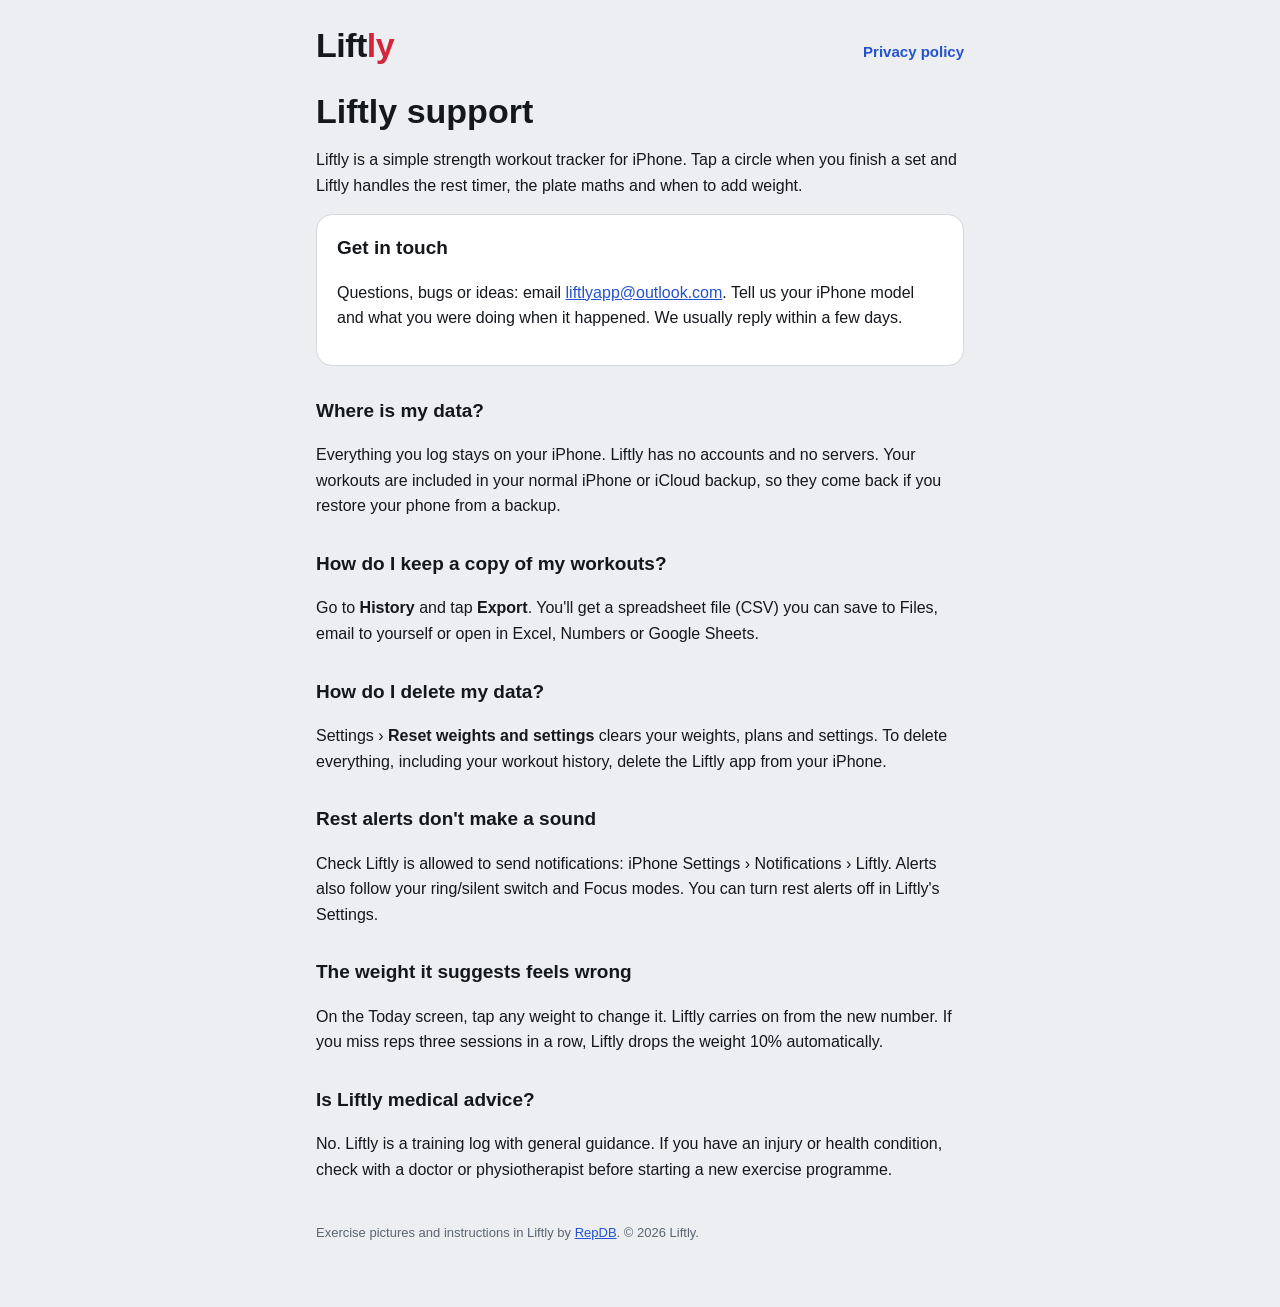
<file: index.html>
<!doctype html>
<html lang="en-GB">
<head>
<meta charset="utf-8"><meta name="viewport" content="width=device-width,initial-scale=1">
<title>Liftly Support</title>
<meta name="description" content="Help and contact for Liftly, the simple workout tracker for iPhone.">
<link rel="stylesheet" href="style.css">
</head>
<body><main>
<nav><a class="brand" href="./">Lift<b>ly</b></a><a href="privacy.html">Privacy policy</a></nav>
<h1>Liftly support</h1>
<p>Liftly is a simple strength workout tracker for iPhone. Tap a circle when you finish a set and Liftly handles the rest timer, the plate maths and when to add weight.</p>

<div class="card">
<h2>Get in touch</h2>
<p>Questions, bugs or ideas: email <a href="mailto:liftlyapp@outlook.com?subject=Liftly">liftlyapp@outlook.com</a>. Tell us your iPhone model and what you were doing when it happened. We usually reply within a few days.</p>
</div>

<h2>Where is my data?</h2>
<p>Everything you log stays on your iPhone. Liftly has no accounts and no servers. Your workouts are included in your normal iPhone or iCloud backup, so they come back if you restore your phone from a backup.</p>

<h2>How do I keep a copy of my workouts?</h2>
<p>Go to <b>History</b> and tap <b>Export</b>. You'll get a spreadsheet file (CSV) you can save to Files, email to yourself or open in Excel, Numbers or Google Sheets.</p>

<h2>How do I delete my data?</h2>
<p>Settings &rsaquo; <b>Reset weights and settings</b> clears your weights, plans and settings. To delete everything, including your workout history, delete the Liftly app from your iPhone.</p>

<h2>Rest alerts don't make a sound</h2>
<p>Check Liftly is allowed to send notifications: iPhone Settings &rsaquo; Notifications &rsaquo; Liftly. Alerts also follow your ring/silent switch and Focus modes. You can turn rest alerts off in Liftly's Settings.</p>

<h2>The weight it suggests feels wrong</h2>
<p>On the Today screen, tap any weight to change it. Liftly carries on from the new number. If you miss reps three sessions in a row, Liftly drops the weight 10% automatically.</p>

<h2>Is Liftly medical advice?</h2>
<p>No. Liftly is a training log with general guidance. If you have an injury or health condition, check with a doctor or physiotherapist before starting a new exercise programme.</p>

<footer>Exercise pictures and instructions in Liftly by <a href="https://repdb.co">RepDB</a>. &copy; 2026 Liftly.</footer>
</main></body>
</html>
</file>
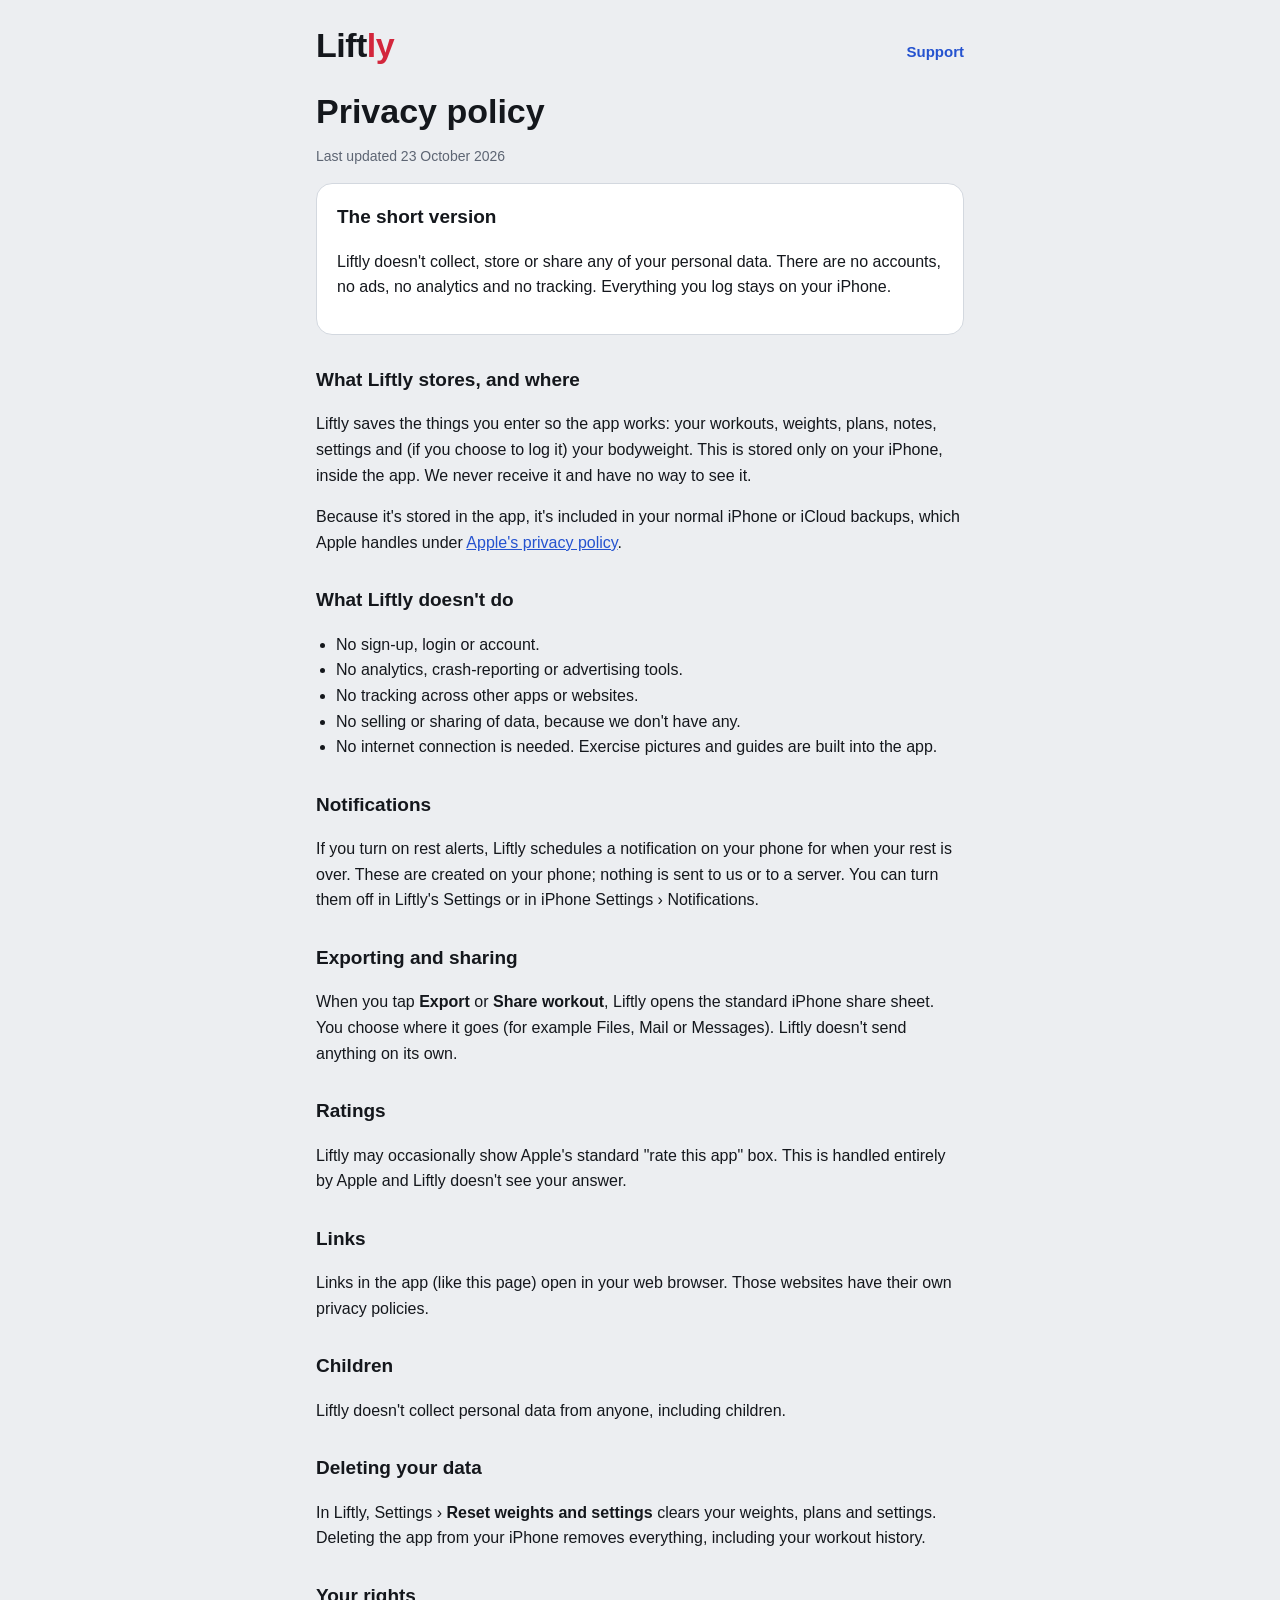
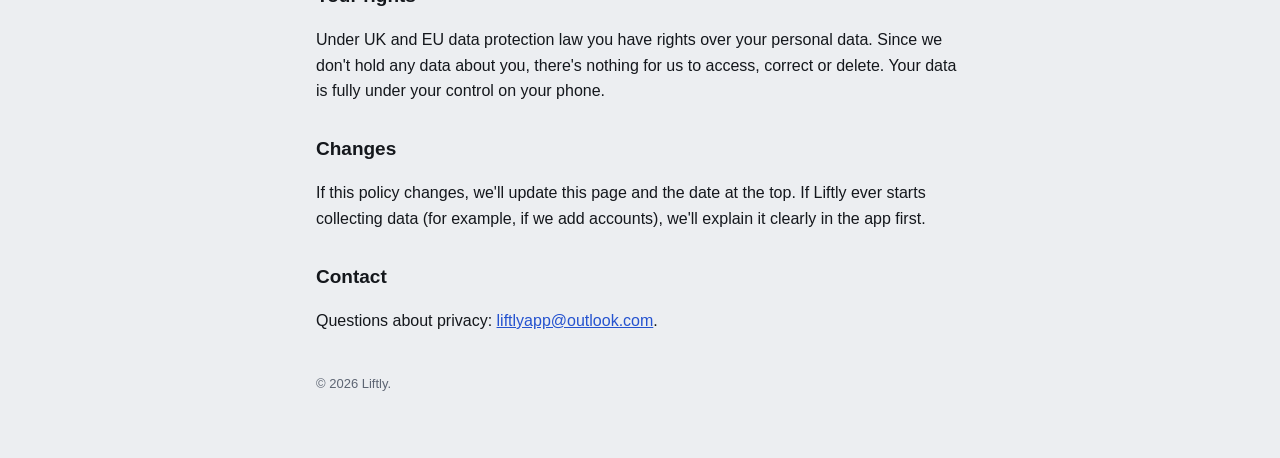
<file: privacy.html>
<!doctype html>
<html lang="en-GB">
<head>
<meta charset="utf-8"><meta name="viewport" content="width=device-width,initial-scale=1">
<title>Liftly Privacy Policy</title>
<meta name="description" content="Liftly doesn't collect your data. Everything you log stays on your iPhone.">
<link rel="stylesheet" href="style.css">
</head>
<body><main>
<nav><a class="brand" href="./">Lift<b>ly</b></a><a href="./">Support</a></nav>
<h1>Privacy policy</h1>
<p class="muted">Last updated 23 October 2026</p>

<div class="card">
<h2>The short version</h2>
<p>Liftly doesn't collect, store or share any of your personal data. There are no accounts, no ads, no analytics and no tracking. Everything you log stays on your iPhone.</p>
</div>

<h2>What Liftly stores, and where</h2>
<p>Liftly saves the things you enter so the app works: your workouts, weights, plans, notes, settings and (if you choose to log it) your bodyweight. This is stored only on your iPhone, inside the app. We never receive it and have no way to see it.</p>
<p>Because it's stored in the app, it's included in your normal iPhone or iCloud backups, which Apple handles under <a href="https://www.apple.com/legal/privacy/">Apple's privacy policy</a>.</p>

<h2>What Liftly doesn't do</h2>
<ul>
<li>No sign-up, login or account.</li>
<li>No analytics, crash-reporting or advertising tools.</li>
<li>No tracking across other apps or websites.</li>
<li>No selling or sharing of data, because we don't have any.</li>
<li>No internet connection is needed. Exercise pictures and guides are built into the app.</li>
</ul>

<h2>Notifications</h2>
<p>If you turn on rest alerts, Liftly schedules a notification on your phone for when your rest is over. These are created on your phone; nothing is sent to us or to a server. You can turn them off in Liftly's Settings or in iPhone Settings &rsaquo; Notifications.</p>

<h2>Exporting and sharing</h2>
<p>When you tap <b>Export</b> or <b>Share workout</b>, Liftly opens the standard iPhone share sheet. You choose where it goes (for example Files, Mail or Messages). Liftly doesn't send anything on its own.</p>

<h2>Ratings</h2>
<p>Liftly may occasionally show Apple's standard "rate this app" box. This is handled entirely by Apple and Liftly doesn't see your answer.</p>

<h2>Links</h2>
<p>Links in the app (like this page) open in your web browser. Those websites have their own privacy policies.</p>

<h2>Children</h2>
<p>Liftly doesn't collect personal data from anyone, including children.</p>

<h2>Deleting your data</h2>
<p>In Liftly, Settings &rsaquo; <b>Reset weights and settings</b> clears your weights, plans and settings. Deleting the app from your iPhone removes everything, including your workout history.</p>

<h2>Your rights</h2>
<p>Under UK and EU data protection law you have rights over your personal data. Since we don't hold any data about you, there's nothing for us to access, correct or delete. Your data is fully under your control on your phone.</p>

<h2>Changes</h2>
<p>If this policy changes, we'll update this page and the date at the top. If Liftly ever starts collecting data (for example, if we add accounts), we'll explain it clearly in the app first.</p>

<h2>Contact</h2>
<p>Questions about privacy: <a href="mailto:liftlyapp@outlook.com?subject=Liftly%20privacy">liftlyapp@outlook.com</a>.</p>

<footer>&copy; 2026 Liftly.</footer>
</main></body>
</html>
</file>
<file: style.css>
:root{--bg:#ECEEF1;--surface:#fff;--ink:#14171C;--muted:#5D6573;--line:#D3D8DF;--accent:#D3263C;--link:#2452CF}
@media (prefers-color-scheme:dark){:root{--bg:#0E1115;--surface:#171B21;--ink:#EDF0F4;--muted:#8C95A3;--line:#2A3039;--accent:#F0475B;--link:#6C8EF5}}
*{box-sizing:border-box}html{-webkit-text-size-adjust:100%}
body{margin:0;background:var(--bg);color:var(--ink);font:16px/1.6 -apple-system,BlinkMacSystemFont,"Segoe UI",Roboto,Helvetica,Arial,sans-serif}
main{max-width:680px;margin:0 auto;padding:28px 16px 64px}
.brand{font:900 34px/1 "Avenir Next Condensed","Arial Narrow",sans-serif;letter-spacing:-.5px;text-decoration:none;color:var(--ink)}.brand b{color:var(--accent)}
nav{display:flex;justify-content:space-between;align-items:baseline;gap:12px;flex-wrap:wrap;margin-bottom:28px}nav a{color:var(--link);font-weight:600;text-decoration:none;font-size:15px}
h1{font:800 34px/1.15 "Avenir Next Condensed","Arial Narrow",sans-serif;margin:0 0 6px}
h2{font-size:19px;margin:30px 0 6px}
p,li{color:var(--ink)}.muted{color:var(--muted);font-size:14px}
a{color:var(--link)}
.card{background:var(--surface);border:1px solid var(--line);border-radius:16px;padding:18px 20px;margin:16px 0}
.card h2{margin-top:0}
ul{padding-left:20px}
footer{margin-top:40px;color:var(--muted);font-size:13px}
</file>
